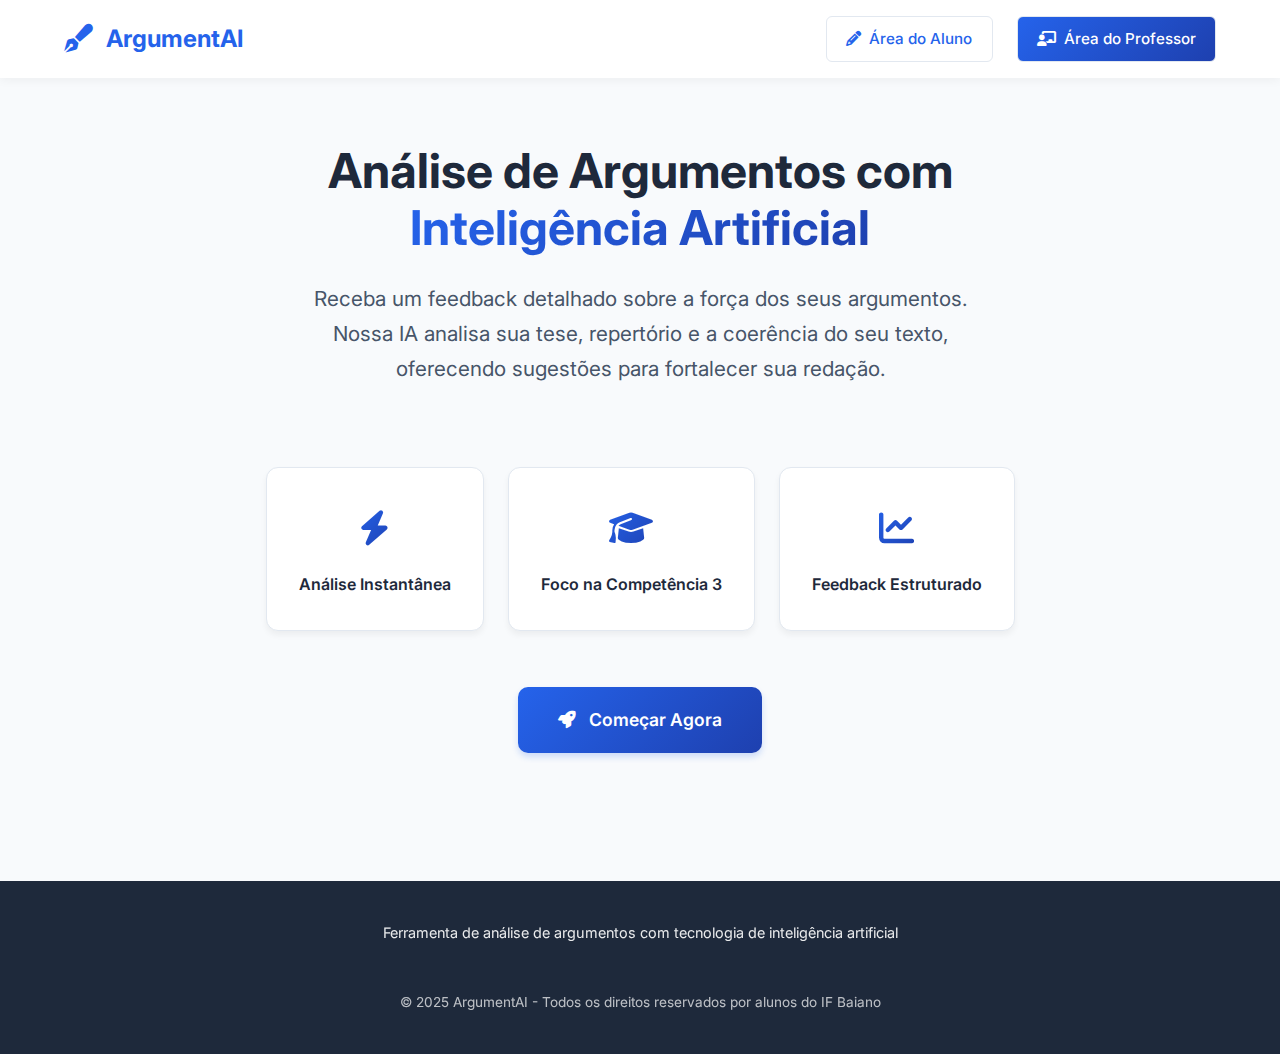
<file: index.html>
<!DOCTYPE html>
<html lang="pt-br">
<head>
  <meta charset="UTF-8">
  <meta name="viewport" content="width=device-width, initial-scale=1.0">
  <title>ArgumentAI - Análise Inteligente de Argumentos</title>

  <!-- Ícones e fonte -->
  <link rel="stylesheet" href="https://cdnjs.cloudflare.com/ajax/libs/font-awesome/6.4.0/css/all.min.css">
  <link href="https://fonts.googleapis.com/css2?family=Inter:wght@300;400;500;600;700&display=swap" rel="stylesheet">

  <!-- Estilos internos -->
  <style>
    /* ================================
       VARIÁVEIS DE COR E ESTILO GERAL
    =================================== */
    :root {
      --primary: #2563eb;
      --primary-dark: #1d4ed8;
      --primary-light: #dbeafe;
      --secondary: #1e293b;
      --accent: #f97316;
      --text: #475569;
      --light-bg: #f8fafc;
      --white: #ffffff;
      --success: #16a34a;
      --border: #e2e8f0;
      --shadow: rgba(0, 0, 0, 0.05);
      --gradient: linear-gradient(135deg, #2563eb, #1e40af);
    }

    /* Reset e base */
    * { box-sizing: border-box; margin: 0; padding: 0; }
    body {
      font-family: 'Inter', sans-serif;
      background-color: var(--light-bg);
      color: var(--secondary);
      line-height: 1.6;
      display: flex;
      flex-direction: column;
      min-height: 100vh;
    }

    /* ================================
       NAVBAR
    =================================== */
    .navbar {
      background-color: var(--white);
      box-shadow: 0 2px 10px var(--shadow);
      padding: 1rem 0;
    }
    .navbar-container {
      display: flex;
      justify-content: space-between;
      align-items: center;
      max-width: 1200px;
      margin: 0 auto;
      padding: 0 1.5rem;
    }
    .logo {
      display: flex;
      align-items: center;
      gap: 0.8rem;
      font-weight: 700;
      font-size: 1.5rem;
      color: var(--primary);
      text-decoration: none;
    }
    .logo-icon { font-size: 1.8rem; }
    .nav-menu {
      display: flex;
      list-style: none;
      gap: 1.5rem;
    }
    .nav-link {
      padding: 0.6rem 1.2rem;
      font-size: 0.95rem;
      font-weight: 500;
      border-radius: 6px;
      text-decoration: none;
      transition: all 0.2s ease;
      display: flex;
      align-items: center;
      gap: 0.5rem;
      color: var(--primary);
      border: 1px solid var(--border);
    }
    .nav-link:hover { background-color: var(--primary-light); }
    .nav-link.primary {
      background: var(--gradient);
      color: var(--white);
    }
    .nav-link.primary:hover {
      opacity: 0.9;
      transform: translateY(-2px);
    }

    /* ================================
       CONTEÚDO PRINCIPAL
    =================================== */
    .container {
      width: 100%;
      max-width: 1200px;
      margin: 0 auto;
      padding: 0 1.5rem;
      flex: 1;
    }
    .hero-section {
      display: flex;
      flex-direction: column;
      align-items: center;
      text-align: center;
      padding: 4rem 0;
    }
    h1 {
      font-size: 3rem;
      line-height: 1.2;
      color: var(--secondary);
      font-weight: 700;
      margin-bottom: 1.5rem;
      max-width: 800px;
    }
    .highlight {
      background: var(--gradient);
      -webkit-background-clip: text;
      background-clip: text;
      color: transparent;
    }
    .hero-text {
      font-size: 1.3rem;
      color: var(--text);
      margin-bottom: 2.5rem;
      max-width: 700px;
      line-height: 1.7;
    }

    /* ================================
       CARDS DE FUNCIONALIDADES
    =================================== */
    .features {
      display: flex;
      flex-wrap: wrap;
      justify-content: center;
      gap: 1.5rem;
      margin: 2.5rem 0;
    }
    .feature {
      display: flex;
      flex-direction: column;
      align-items: center;
      text-align: center;
      gap: 1rem;
      background: var(--white);
      padding: 2rem;
      border-radius: 12px;
      box-shadow: 0 4px 6px var(--shadow);
      border: 1px solid var(--border);
      max-width: 250px;
      transition: transform 0.3s ease;
    }
    .feature:hover { transform: translateY(-5px); }
    .feature-icon {
      font-size: 2.2rem;
      background: var(--gradient);
      -webkit-background-clip: text;
      background-clip: text;
      color: transparent;
    }
    .feature-title {
      font-weight: 600;
      color: var(--secondary);
    }

    /* ================================
       BOTÃO DE AÇÃO
    =================================== */
    .cta-button {
      display: inline-flex;
      align-items: center;
      gap: 0.8rem;
      padding: 1.2rem 2.5rem;
      background: var(--gradient);
      color: var(--white);
      font-weight: 600;
      font-size: 1.1rem;
      border-radius: 10px;
      text-decoration: none;
      transition: all 0.2s ease;
      margin-top: 1rem;
      box-shadow: 0 4px 6px rgba(37, 99, 235, 0.2);
    }
    .cta-button:hover {
      opacity: 0.9;
      transform: translateY(-2px);
      box-shadow: 0 6px 12px rgba(37, 99, 235, 0.25);
    }

    /* ================================
       RODAPÉ
    =================================== */
    footer {
      background-color: var(--secondary);
      color: var(--white);
      padding: 2.5rem 0;
      text-align: center;
      margin-top: 4rem;
    }
    .footer-content {
      max-width: 1200px;
      margin: 0 auto;
      padding: 0 1.5rem;
    }
    .footer-text {
      font-size: 0.9rem;
      opacity: 0.9;
      margin-bottom: 1.5rem;
    }
    .footer-links {
      display: flex;
      justify-content: center;
      gap: 1.5rem;
      margin-bottom: 1.5rem;
      flex-wrap: wrap;
    }
    .footer-link {
      color: var(--white);
      text-decoration: none;
      font-size: 0.9rem;
      opacity: 0.8;
      transition: opacity 0.2s ease;
    }
    .footer-link:hover { opacity: 1; }
    .copyright {
      font-size: 0.85rem;
      opacity: 0.7;
      margin-top: 1.5rem;
    }

    /* ================================
       RESPONSIVIDADE
    =================================== */
    @media (max-width: 768px) {
      .navbar-container { flex-direction: column; gap: 1rem; }
      .nav-menu { flex-direction: column; width: 100%; text-align: center; }
      .nav-link { width: 100%; justify-content: center; }
      h1 { font-size: 2.2rem; }
      .hero-text { font-size: 1.1rem; }
      .features { flex-direction: column; align-items: center; }
      .feature { width: 100%; max-width: 300px; }
    }
    @media (max-width: 480px) {
      .container { padding: 0 1rem; }
      h1 { font-size: 1.8rem; }
      .cta-button { width: 100%; justify-content: center; }
      .footer-links { flex-direction: column; gap: 1rem; }
    }
  </style>
</head>
<body>

<!-- ================================
     BARRA DE NAVEGAÇÃO
=================================== -->
<nav class="navbar">
  <div class="navbar-container">
    <a href="#" class="logo">
      <i class="fas fa-pen-fancy logo-icon"></i>
      <span>ArgumentAI</span>
    </a>

    <ul class="nav-menu">
      <li>
        <a href="correcao.html" class="nav-link">
          <i class="fas fa-pencil-alt"></i> Área do Aluno
        </a>
      </li>
      <li>
        <a href="correcaoprofessor.html" class="nav-link primary">
          <i class="fas fa-chalkboard-teacher"></i> Área do Professor
        </a>
      </li>
    </ul>
  </div>
</nav>

<!-- ================================
     CONTEÚDO PRINCIPAL
=================================== -->
<main>
  <div class="container">
    <div class="hero-section">
      <h1>Análise de Argumentos com <span class="highlight">Inteligência Artificial</span></h1>
      <p class="hero-text">
        Receba um feedback detalhado sobre a força dos seus argumentos. 
        Nossa IA analisa sua tese, repertório e a coerência do seu texto, 
        oferecendo sugestões para fortalecer sua redação.
      </p>

      <!-- Blocos de funcionalidades -->
      <div class="features">
        <div class="feature">
          <div class="feature-icon">
            <i class="fas fa-bolt"></i>
          </div>
          <div class="feature-title">Análise Instantânea</div>
        </div>

        <div class="feature">
          <div class="feature-icon">
            <i class="fas fa-graduation-cap"></i>
          </div>
          <div class="feature-title">Foco na Competência 3</div>
        </div>

        <div class="feature">
          <div class="feature-icon">
            <i class="fas fa-chart-line"></i>
          </div>
          <div class="feature-title">Feedback Estruturado</div>
        </div>
      </div>

      <!-- Botão de chamada para ação -->
      <a href="correcao.html" class="cta-button">
        <i class="fas fa-rocket"></i> Começar Agora
      </a>
    </div>
  </div>
</main>

<!-- ================================
     RODAPÉ
=================================== -->
<footer>
  <div class="footer-content">
    <div class="footer-text">
      <p>Ferramenta de análise de argumentos com tecnologia de inteligência artificial</p>
    </div>

    <div class="footer-links">
      <a href="#" class="footer-link"></a>
      <a href="#" class="footer-link"></a>
      <a href="#" class="footer-link"></a>
      <a href="#" class="footer-link"></a>
    </div>

    <div class="copyright">
      <p>© 2025 ArgumentAI - Todos os direitos reservados por alunos do IF Baiano</p>
    </div>
  </div>
</footer>

</body>
</html>
</file>
